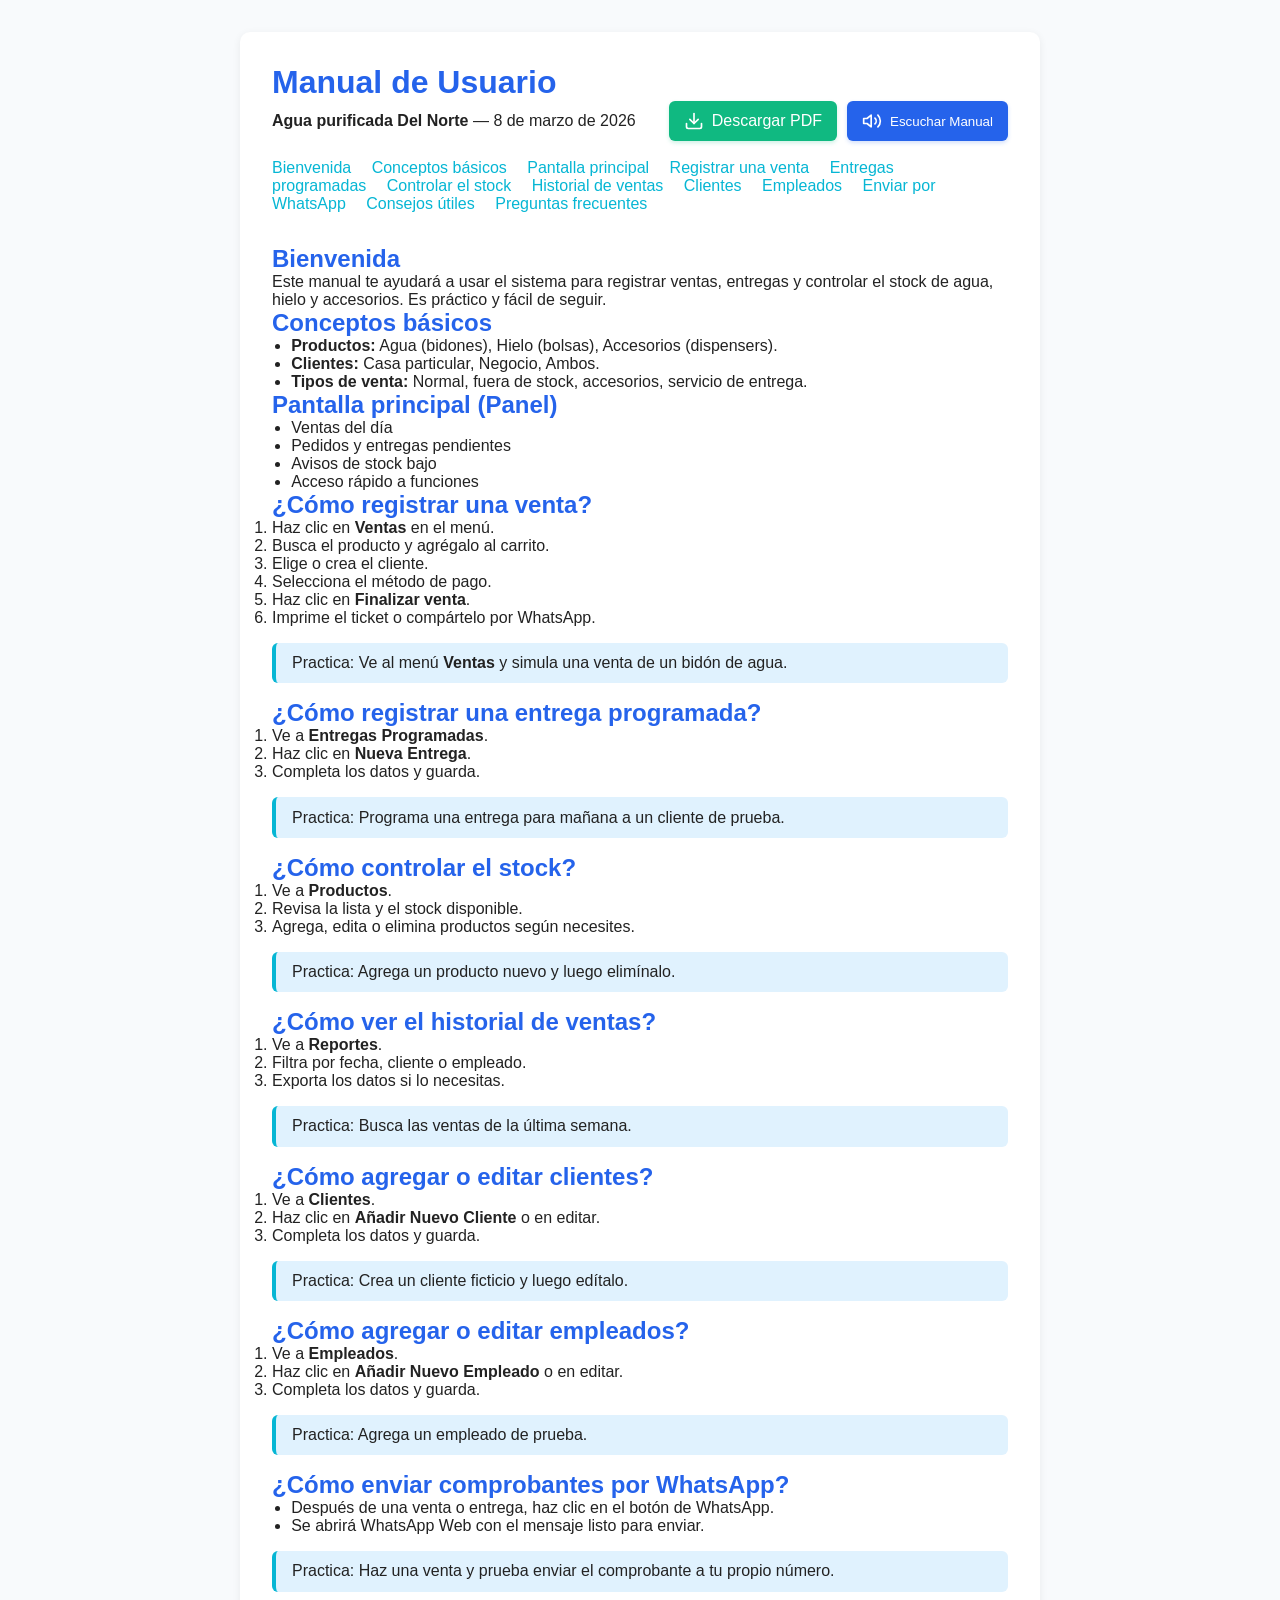
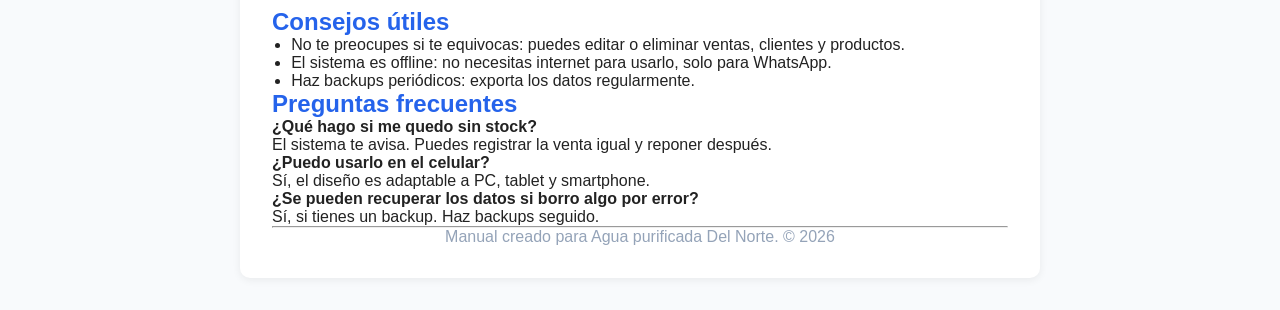
<file: MANUAL_USUARIO.html>
<!DOCTYPE html>
<html lang="es">

<head>
    <meta charset="UTF-8">
    <meta name="viewport" content="width=device-width, initial-scale=1.0">
    <title>Manual de Usuario - Agua purificada Del Norte</title>
    <link rel="stylesheet" href="style.css">
    <style>
        body {
            background: #f8fafc;
            color: #222;
            font-family: 'Outfit', sans-serif;
            margin: 0;
            padding: 0;
        }

        .manual-container {
            max-width: 800px;
            margin: 2rem auto;
            background: #fff;
            border-radius: 10px;
            box-shadow: 0 2px 8px #0001;
            padding: 2rem;
        }

        h1,
        h2,
        h3 {
            color: #2563eb;
        }

        nav {
            margin-bottom: 2rem;
        }

        nav a {
            margin-right: 1rem;
            color: #06b6d4;
            text-decoration: none;
            font-weight: 500;
        }

        nav a:hover {
            text-decoration: underline;
        }

        .tip {
            background: #e0f2fe;
            border-left: 4px solid #06b6d4;
            padding: 0.7em 1em;
            margin: 1em 0;
            border-radius: 6px;
        }

        ul {
            margin-left: 1.2em;
        }

        @media (max-width: 600px) {
            .manual-container {
                padding: 1rem;
            }
        }
    </style>
</head>

<body>
    <div class="manual-container">
        <h1>Manual de Usuario</h1>
        <div style="display: flex; justify-content: space-between; align-items: center; flex-wrap: wrap; gap: 10px;">
            <p style="margin: 0;"><strong>Agua purificada Del Norte</strong> &mdash; 8 de marzo de 2026</p>
            <div style="display: flex; gap: 10px; align-items: center; flex-wrap: wrap;">
                <a href="Manual de Usuario.pdf" download="Manual de Usuario.pdf" title="Descargar Manual en PDF"
                    style="background: #10b981; color: white; text-decoration: none; border: none; padding: 10px 15px; border-radius: 6px; font-family: 'Outfit', sans-serif; font-weight: 500; display: flex; align-items: center; gap: 8px; box-shadow: 0 2px 4px rgba(16,185,129,0.2); cursor: pointer;">
                    <svg xmlns="http://www.w3.org/2000/svg" width="20" height="20" viewBox="0 0 24 24" fill="none"
                        stroke="currentColor" stroke-width="2" stroke-linecap="round" stroke-linejoin="round">
                        <path d="M21 15v4a2 2 0 0 1-2 2H5a2 2 0 0 1-2-2v-4"></path>
                        <polyline points="7 10 12 15 17 10"></polyline>
                        <line x1="12" y1="15" x2="12" y2="3"></line>
                    </svg>
                    <span>Descargar PDF</span>
                </a>
                <button id="read-btn"
                    style="background: #2563eb; color: white; border: none; padding: 10px 15px; border-radius: 6px; cursor: pointer; font-family: 'Outfit', sans-serif; font-weight: 500; display: flex; align-items: center; gap: 8px; box-shadow: 0 2px 4px rgba(37,99,235,0.2);">
                    <svg xmlns="http://www.w3.org/2000/svg" width="20" height="20" viewBox="0 0 24 24" fill="none"
                        stroke="currentColor" stroke-width="2" stroke-linecap="round" stroke-linejoin="round">
                        <polygon points="11 5 6 9 2 9 2 15 6 15 11 19 11 5"></polygon>
                        <path d="M15.54 8.46a5 5 0 0 1 0 7.07"></path>
                        <path d="M19.07 4.93a10 10 0 0 1 0 14.14"></path>
                    </svg>
                    <span id="read-text">Escuchar Manual</span>
                </button>
            </div>
        </div>
        <br>
        <nav>
            <a href="#bienvenida">Bienvenida</a>
            <a href="#conceptos">Conceptos básicos</a>
            <a href="#panel">Pantalla principal</a>
            <a href="#ventas">Registrar una venta</a>
            <a href="#entregas">Entregas programadas</a>
            <a href="#stock">Controlar el stock</a>
            <a href="#historial">Historial de ventas</a>
            <a href="#clientes">Clientes</a>
            <a href="#empleados">Empleados</a>
            <a href="#whatsapp">Enviar por WhatsApp</a>
            <a href="#consejos">Consejos útiles</a>
            <a href="#faq">Preguntas frecuentes</a>
        </nav>

        <h2 id="bienvenida">Bienvenida</h2>
        <p>Este manual te ayudará a usar el sistema para registrar ventas, entregas y controlar el stock de agua, hielo
            y accesorios. Es práctico y fácil de seguir.</p>

        <h2 id="conceptos">Conceptos básicos</h2>
        <ul>
            <li><b>Productos:</b> Agua (bidones), Hielo (bolsas), Accesorios (dispensers).</li>
            <li><b>Clientes:</b> Casa particular, Negocio, Ambos.</li>
            <li><b>Tipos de venta:</b> Normal, fuera de stock, accesorios, servicio de entrega.</li>
        </ul>

        <h2 id="panel">Pantalla principal (Panel)</h2>
        <ul>
            <li>Ventas del día</li>
            <li>Pedidos y entregas pendientes</li>
            <li>Avisos de stock bajo</li>
            <li>Acceso rápido a funciones</li>
        </ul>

        <h2 id="ventas">¿Cómo registrar una venta?</h2>
        <ol>
            <li>Haz clic en <b>Ventas</b> en el menú.</li>
            <li>Busca el producto y agrégalo al carrito.</li>
            <li>Elige o crea el cliente.</li>
            <li>Selecciona el método de pago.</li>
            <li>Haz clic en <b>Finalizar venta</b>.</li>
            <li>Imprime el ticket o compártelo por WhatsApp.</li>
        </ol>
        <div class="tip">Practica: Ve al menú <b>Ventas</b> y simula una venta de un bidón de agua.</div>

        <h2 id="entregas">¿Cómo registrar una entrega programada?</h2>
        <ol>
            <li>Ve a <b>Entregas Programadas</b>.</li>
            <li>Haz clic en <b>Nueva Entrega</b>.</li>
            <li>Completa los datos y guarda.</li>
        </ol>
        <div class="tip">Practica: Programa una entrega para mañana a un cliente de prueba.</div>

        <h2 id="stock">¿Cómo controlar el stock?</h2>
        <ol>
            <li>Ve a <b>Productos</b>.</li>
            <li>Revisa la lista y el stock disponible.</li>
            <li>Agrega, edita o elimina productos según necesites.</li>
        </ol>
        <div class="tip">Practica: Agrega un producto nuevo y luego elimínalo.</div>

        <h2 id="historial">¿Cómo ver el historial de ventas?</h2>
        <ol>
            <li>Ve a <b>Reportes</b>.</li>
            <li>Filtra por fecha, cliente o empleado.</li>
            <li>Exporta los datos si lo necesitas.</li>
        </ol>
        <div class="tip">Practica: Busca las ventas de la última semana.</div>

        <h2 id="clientes">¿Cómo agregar o editar clientes?</h2>
        <ol>
            <li>Ve a <b>Clientes</b>.</li>
            <li>Haz clic en <b>Añadir Nuevo Cliente</b> o en editar.</li>
            <li>Completa los datos y guarda.</li>
        </ol>
        <div class="tip">Practica: Crea un cliente ficticio y luego edítalo.</div>

        <h2 id="empleados">¿Cómo agregar o editar empleados?</h2>
        <ol>
            <li>Ve a <b>Empleados</b>.</li>
            <li>Haz clic en <b>Añadir Nuevo Empleado</b> o en editar.</li>
            <li>Completa los datos y guarda.</li>
        </ol>
        <div class="tip">Practica: Agrega un empleado de prueba.</div>

        <h2 id="whatsapp">¿Cómo enviar comprobantes por WhatsApp?</h2>
        <ul>
            <li>Después de una venta o entrega, haz clic en el botón de WhatsApp.</li>
            <li>Se abrirá WhatsApp Web con el mensaje listo para enviar.</li>
        </ul>
        <div class="tip">Practica: Haz una venta y prueba enviar el comprobante a tu propio número.</div>

        <h2 id="consejos">Consejos útiles</h2>
        <ul>
            <li>No te preocupes si te equivocas: puedes editar o eliminar ventas, clientes y productos.</li>
            <li>El sistema es offline: no necesitas internet para usarlo, solo para WhatsApp.</li>
            <li>Haz backups periódicos: exporta los datos regularmente.</li>
        </ul>

        <h2 id="faq">Preguntas frecuentes</h2>
        <b>¿Qué hago si me quedo sin stock?</b>
        <div>El sistema te avisa. Puedes registrar la venta igual y reponer después.</div>
        <b>¿Puedo usarlo en el celular?</b>
        <div>Sí, el diseño es adaptable a PC, tablet y smartphone.</div>
        <b>¿Se pueden recuperar los datos si borro algo por error?</b>
        <div>Sí, si tienes un backup. Haz backups seguido.</div>

        <hr>
        <p style="text-align:center; color:#94a3b8;">Manual creado para Agua purificada Del Norte. &copy; 2026</p>
    </div>

    <script>
        document.addEventListener('DOMContentLoaded', () => {
            const btn = document.getElementById('read-btn');
            const textSpan = document.getElementById('read-text');
            let isPlaying = false;
            let utterance = null;

            // The text to be read aloud (compiled from the manual)
            const manualText = `Manual de Usuario. Bienvenido al sistema de gestión de Agua purificada Del Norte. Este manual te ayudará a entender cómo usar el programa para registrar ventas, entregas y controlar el stock de agua, hielo y accesorios. Está pensado para que cualquier persona, aunque no tenga experiencia técnica, pueda trabajar tranquila y sin confundirse. Primero, ¿qué puedes hacer con este sistema? Puedes registrar ventas de agua, hielo y accesorios. Llevar el control de entregas a domicilio o a negocios. Gestionar el stock, para saber exactamente cuántos productos quedan. Ver y buscar el historial de ventas. Administrar clientes y empleados. Y generar comprobantes para enviar información por WhatsApp. Algunos conceptos básicos que debes conocer: En los tipos de productos manejamos Agua, como bidones de doce y veinte litros. Hielo, en bolsas de dos, cinco, diez kilos y bolsón. Y Accesorios, como dispensers. En los tipos de clientes tenemos Casa particular, que generalmente compra agua; Negocio, que generalmente compra hielo; y Ambos, que pueden comprar de todo. En cuanto a los tipos de ventas: La Venta normal es cuando se vende lo que hay en stock. La Venta fuera de stock se utiliza para registrar un pedido especial si no hay disponibilidad. También tenemos Venta de accesorios y Servicio de entrega, donde se cobra el envío si corresponde. Conozcamos la Pantalla principal o Panel. Aquí verás las ventas del día, los pedidos y entregas pendientes, los avisos de stock bajo, y tendrás acceso rápido a las funciones principales. ¿Cómo registrar una venta? Haz clic en Ventas en el menú lateral. Busca el producto, como agua o hielo, y haz clic para agregarlo al carrito. Elige el cliente, o crea uno nuevo si no existe. Selecciona el método de pago, ya sea efectivo, tarjeta, transferencia o a cuenta. Haz clic en Finalizar venta. Finalmente, puedes imprimir el ticket, compartirlo por WhatsApp o simplemente cerrar. ¡Listo! El stock se descontará automáticamente. ¿Cómo controlar el stock? Ve a la sección Productos. Allí verás la lista de artículos, su precio y el stock disponible. Desde ese lugar puedes agregar, editar o eliminar productos. Un dato importante: Si el stock es bajo, el sistema te avisará con una alarma visual. ¿Cómo agregar o editar clientes y empleados? El proceso es muy similar. Ve a la sección Clientes o Empleados desde el menú. Haz clic en el botón Añadir Nuevo o presiona el botón de editar correspondiente. Completa los datos necesarios en el formulario y dale a guardar. ¿Cómo enviar comprobantes por WhatsApp? Muy sencillo. Después de una venta o entrega, haz clic en el botón de WhatsApp. El sistema abrirá WhatsApp Web con un mensaje ya escrito y listo para enviar al cliente. Para terminar, algunos consejos útiles: No te preocupes si te equivocas al principio, ya que siempre puedes editar o eliminar ventas, clientes y productos. El sistema es completamente offline: no necesitas internet para usarlo, solo para WhatsApp. Haz copias de seguridad de forma periódica usando la opción exportar datos. Si tienes dudas durante el día, consulta este manual escrito o pide ayuda a tu supervisor. ¡Muchos éxitos en tu día de trabajo en Agua purificada Del Norte!`;

            // Stop speaking if the user navigates away or closes the page
            window.addEventListener('beforeunload', () => {
                window.speechSynthesis.cancel();
            });

            btn.addEventListener('click', () => {
                if (!isPlaying) {
                    // Start playing
                    window.speechSynthesis.cancel(); // Clear any ongoing speech
                    utterance = new SpeechSynthesisUtterance(manualText);

                    // Try to find a Spanish female voice or default Spanish voice
                    const voices = window.speechSynthesis.getVoices();
                    const spanishVoice = voices.find(v => v.lang.startsWith('es') && (v.name.includes('Mujer') || v.name.includes('Female') || v.name.includes('Monica') || v.name.includes('Lucia') || v.name.includes('Conchita') || v.name.includes('Ximena'))) || voices.find(v => v.lang.startsWith('es'));

                    if (spanishVoice) {
                        utterance.voice = spanishVoice;
                    }
                    utterance.lang = 'es-ES';
                    utterance.rate = 1.0;
                    utterance.pitch = 1.1;

                    utterance.onend = () => {
                        isPlaying = false;
                        textSpan.textContent = "Escuchar Manual";
                        btn.style.background = "#2563eb"; // Blue
                        btn.innerHTML = `<svg xmlns="http://www.w3.org/2000/svg" width="20" height="20" viewBox="0 0 24 24" fill="none" stroke="currentColor" stroke-width="2" stroke-linecap="round" stroke-linejoin="round"><polygon points="11 5 6 9 2 9 2 15 6 15 11 19 11 5"></polygon><path d="M15.54 8.46a5 5 0 0 1 0 7.07"></path><path d="M19.07 4.93a10 10 0 0 1 0 14.14"></path></svg><span id="read-text">Escuchar Manual</span>`;
                    };

                    window.speechSynthesis.speak(utterance);
                    isPlaying = true;
                    btn.style.background = "#ef4444"; // Red for stop
                    btn.innerHTML = `<svg xmlns="http://www.w3.org/2000/svg" width="20" height="20" viewBox="0 0 24 24" fill="none" stroke="currentColor" stroke-width="2" stroke-linecap="round" stroke-linejoin="round"><rect x="6" y="4" width="4" height="16"></rect><rect x="14" y="4" width="4" height="16"></rect></svg><span id="read-text">Detener Audición</span>`;
                } else {
                    // Stop playing
                    window.speechSynthesis.cancel();
                    isPlaying = false;
                    btn.style.background = "#2563eb"; // Blue
                    btn.innerHTML = `<svg xmlns="http://www.w3.org/2000/svg" width="20" height="20" viewBox="0 0 24 24" fill="none" stroke="currentColor" stroke-width="2" stroke-linecap="round" stroke-linejoin="round"><polygon points="11 5 6 9 2 9 2 15 6 15 11 19 11 5"></polygon><path d="M15.54 8.46a5 5 0 0 1 0 7.07"></path><path d="M19.07 4.93a10 10 0 0 1 0 14.14"></path></svg><span id="read-text">Escuchar Manual</span>`;
                }
            });

            // Workaround for some browsers not loading voices immediately
            if (speechSynthesis.onvoiceschanged !== undefined) {
                speechSynthesis.onvoiceschanged = () => window.speechSynthesis.getVoices();
            }
        });
    </script>
</body>

</html>
</file>
<file: style.css>
:root {
    --bg-body: #0f172a;
    --bg-surface: #1e293b;
    --bg-glass: rgba(30, 41, 59, 0.7);
    --border-glass: rgba(255, 255, 255, 0.1);

    --primary: #3b82f6;
    --primary-hover: #2563eb;
    --secondary: #64748b;
    --accent: #06b6d4;

    --text-main: #f8fafc;
    --text-muted: #94a3b8;

    --success: #10b981;
    --warning: #f59e0b;
    --danger: #ef4444;

    /* Custom Input Widths */
    .half-width {
        width: 48%;
    }

    .row-inputs {
        display: flex;
        justify-content: space-between;
        margin-top: 5px;
        margin-bottom: 5px;
    }

    --sidebar-width: 260px;
    --header-height: 80px;

    --shadow-sm: 0 4px 6px -1px rgba(0, 0, 0, 0.1),
    0 2px 4px -1px rgba(0, 0, 0, 0.06);
    --shadow-lg: 0 10px 15px -3px rgba(0, 0, 0, 0.1),
    0 4px 6px -2px rgba(0, 0, 0, 0.05);
}

* {
    margin: 0;
    padding: 0;
    box-sizing: border-box;
    font-family: 'Outfit', sans-serif;
}

body {
    background-color: var(--bg-body);
    background-image:
        radial-gradient(at 0% 0%, rgba(59, 130, 246, 0.15) 0px, transparent 50%),
        radial-gradient(at 100% 0%, rgba(6, 182, 212, 0.15) 0px, transparent 50%);
    background-attachment: fixed;
    color: var(--text-main);
    min-height: 100vh;
}

/* Layout */
.app-container {
    display: flex;
    min-height: 100vh;
}

/* Sidebar */
.sidebar {
    width: var(--sidebar-width);
    background: var(--bg-glass);
    backdrop-filter: blur(12px);
    -webkit-backdrop-filter: blur(12px);
    border-right: 1px solid var(--border-glass);
    display: flex;
    flex-direction: column;
    padding: 2rem;
    position: fixed;
    height: 100vh;
    z-index: 100;
    overflow: hidden;
}

.logo {
    display: flex;
    align-items: center;
    gap: 12px;
    font-size: 1.5rem;
    font-weight: 700;
    color: var(--text-main);
    margin-bottom: 3rem;
    letter-spacing: 0.5px;
}

.logo img {
    flex-shrink: 0;
    filter: drop-shadow(0 0 8px rgba(59, 130, 246, 0.3));
    transition: transform 0.3s ease;
}

.logo img:hover {
    transform: scale(1.05);
}

.nav-links {
    list-style: none;
    flex: 1;
    display: flex;
    flex-direction: column;
    gap: 0.5rem;
    min-height: 0;
    overflow-y: auto;
    padding-right: 6px;
}

.nav-links li a {
    display: flex;
    align-items: center;
    gap: 12px;
    padding: 14px 16px;
    border-radius: 12px;
    color: var(--text-muted);
    text-decoration: none;
    font-weight: 500;
    transition: all 0.3s ease;
}

.nav-links li.active a,
.nav-links li a:hover {
    background: rgba(59, 130, 246, 0.1);
    color: var(--primary);
}

.nav-links li.active a i {
    color: var(--primary);
}

.user-profile {
    display: flex;
    align-items: center;
    gap: 12px;
    padding-top: 1.5rem;
    border-top: 1px solid var(--border-glass);
    margin-top: auto;
}

.user-profile img {
    width: 40px;
    height: 40px;
    border-radius: 50%;
    border: 2px solid var(--primary);
}

.user-info h4 {
    font-size: 0.9rem;
    font-weight: 600;
}

.user-info p {
    font-size: 0.75rem;
    color: var(--text-muted);
}

#logout-btn {
    margin-left: auto;
    cursor: pointer;
    color: var(--text-muted);
    transition: 0.2s;
}

#logout-btn:hover {
    color: var(--danger);
}

/* Main Content */
.main-content {
    flex: 1;
    margin-left: var(--sidebar-width);
    padding: 2rem 3rem;
}

/* Header */
header {
    display: flex;
    justify-content: space-between;
    align-items: center;
    margin-bottom: 2.5rem;
    gap: 2rem;
}

.header-title h1 {
    font-size: 1.8rem;
    font-weight: 600;
    margin-bottom: 0.25rem;
}

.header-title p {
    color: var(--text-muted);
    font-size: 0.95rem;
}

.search-box {
    background: var(--bg-surface);
    border: 1px solid var(--border-glass);
    padding: 10px 18px;
    border-radius: 14px;
    display: flex;
    align-items: center;
    gap: 10px;
    width: 400px;
    transition: 0.3s border-color;
}

.search-box:focus-within {
    border-color: var(--primary);
    box-shadow: 0 0 0 2px rgba(59, 130, 246, 0.2);
}

.search-box i {
    color: var(--text-muted);
    font-size: 1.2rem;
}

.search-box input {
    background: transparent;
    border: none;
    outline: none;
    color: var(--text-main);
    width: 100%;
    font-size: 0.95rem;
}

.header-actions {
    display: flex;
    gap: 1rem;
}

.icon-btn {
    width: 44px;
    height: 44px;
    border-radius: 12px;
    border: 1px solid var(--border-glass);
    background: var(--bg-surface);
    color: var(--text-main);
    display: flex;
    align-items: center;
    justify-content: center;
    font-size: 1.25rem;
    cursor: pointer;
    position: relative;
    transition: 0.3s;
}

.icon-btn:hover {
    background: rgba(255, 255, 255, 0.05);
}

.badge {
    position: absolute;
    top: -5px;
    right: -5px;
    background: var(--danger);
    color: white;
    font-size: 0.65rem;
    padding: 2px 6px;
    border-radius: 10px;
    font-weight: 700;
    border: 2px solid var(--bg-body);
}

.primary-btn {
    background: linear-gradient(135deg, var(--primary) 0%, #2563eb 100%);
    color: white;
    border: none;
    padding: 0 24px;
    border-radius: 12px;
    font-weight: 600;
    cursor: pointer;
    display: flex;
    align-items: center;
    gap: 8px;
    transition: 0.3s;
    box-shadow: 0 4px 12px rgba(37, 99, 235, 0.3);
}

.primary-btn:hover {
    transform: translateY(-2px);
    box-shadow: 0 6px 16px rgba(37, 99, 235, 0.4);
}

.secondary-btn {
    background: transparent;
    border: 1px solid var(--border-glass);
    color: var(--text-main);
    padding: 12px 24px;
    border-radius: 12px;
    font-weight: 500;
    cursor: pointer;
    transition: 0.3s;
}

.secondary-btn:hover {
    background: rgba(255, 255, 255, 0.05);
}

.full-width {
    width: 100%;
}

/* Hero Banner Styles */
/* Banner principal actualizado */
.hero-banner {
    width: 100%;
    height: 240px;
    border-radius: 20px;
    margin-bottom: 2.5rem;
    position: relative;
    overflow: hidden;
    background-image: url('banner de aguas.jpg');
    background-size: cover;
    background-position: center;
    box-shadow: 0 20px 25px -5px rgba(0, 0, 0, 0.1), 0 10px 10px -5px rgba(0, 0, 0, 0.04);
}

.hero-overlay {
    position: absolute;
    bottom: 0;
    left: 0;
    width: 100%;
    height: 100%;
    background: linear-gradient(180deg, rgba(15, 23, 42, 0) 0%, rgba(15, 23, 42, 0.8) 100%);
    display: flex;
    align-items: flex-end;
    padding: 2rem;
    transition: 0.3s;
}

.hero-banner:hover .hero-overlay {
    background: linear-gradient(180deg, rgba(15, 23, 42, 0) 0%, rgba(15, 23, 42, 0.95) 100%);
}

.banner-text {
    transform: translateY(0);
    transition: 0.3s transform;
}

.hero-banner:hover .banner-text {
    transform: translateY(-5px);
}

.banner-text h2 {
    font-size: 2rem;
    font-weight: 700;
    margin-bottom: 0.5rem;
    color: white;
    text-shadow: 0 2px 4px rgba(0, 0, 0, 0.5);
}

.banner-text p {
    font-size: 1.1rem;
    color: rgba(255, 255, 255, 0.9);
    text-shadow: 0 1px 2px rgba(0, 0, 0, 0.5);
}

/* Stats Grid */
.stats-grid {
    display: grid;
    grid-template-columns: repeat(auto-fit, minmax(240px, 1fr));
    gap: 1.5rem;
    margin-bottom: 2.5rem;
}

.stat-card {
    background: var(--bg-glass);
    border: 1px solid var(--border-glass);
    padding: 1.5rem;
    border-radius: 16px;
    display: flex;
    gap: 1.5rem;
    align-items: center;
    transition: 0.3s;
}

.stat-card:hover {
    transform: translateY(-4px);
    border-color: rgba(59, 130, 246, 0.3);
}

.stat-icon {
    width: 56px;
    height: 56px;
    border-radius: 14px;
    display: flex;
    align-items: center;
    justify-content: center;
    font-size: 1.75rem;
}

.stat-icon.revenue {
    background: rgba(16, 185, 129, 0.15);
    color: var(--success);
}

.stat-icon.orders {
    background: rgba(59, 130, 246, 0.15);
    color: var(--primary);
}

.stat-icon.products {
    background: rgba(245, 158, 11, 0.15);
    color: var(--warning);
}

.stat-icon.customers {
    background: rgba(236, 72, 153, 0.15);
    color: #ec4899;
}

.stat-details h3 {
    font-size: 0.9rem;
    color: var(--text-muted);
    font-weight: 500;
    margin-bottom: 4px;
}

.stat-details h2 {
    font-size: 1.5rem;
    font-weight: 700;
    margin-bottom: 4px;
}

.trend {
    font-size: 0.8rem;
    display: flex;
    align-items: center;
    gap: 4px;
    font-weight: 500;
}

.trend.up {
    color: var(--success);
}

.trend.down {
    color: var(--danger);
}

/* Content Grid */
.content-grid {
    display: grid;
    grid-template-columns: 2fr 1fr;
    gap: 1.5rem;
}

.card {
    background: var(--bg-glass);
    border: 1px solid var(--border-glass);
    border-radius: 16px;
    padding: 1.5rem;
}

.card-header {
    display: flex;
    justify-content: space-between;
    align-items: center;
    margin-bottom: 1.5rem;
}

.card-header h3 {
    font-size: 1.1rem;
    font-weight: 600;
}

.view-all {
    color: var(--primary);
    text-decoration: none;
    font-size: 0.9rem;
    font-weight: 500;
}

/* Table */
table {
    width: 100%;
    border-collapse: collapse;
}

th {
    text-align: left;
    color: var(--text-muted);
    font-size: 0.85rem;
    font-weight: 500;
    padding-bottom: 1rem;
    border-bottom: 1px solid var(--border-glass);
}

td {
    padding: 1rem 0;
    font-size: 0.95rem;
    border-bottom: 1px solid rgba(255, 255, 255, 0.03);
}

tr:last-child td {
    border-bottom: none;
}

.status {
    padding: 4px 10px;
    border-radius: 20px;
    font-size: 0.75rem;
    font-weight: 600;
}

.status.completed {
    background: rgba(16, 185, 129, 0.15);
    color: var(--success);
}

.status.pending {
    background: rgba(245, 158, 11, 0.15);
    color: var(--warning);
}

/* Product List */
.product-list {
    display: flex;
    flex-direction: column;
    gap: 1.25rem;
    margin-bottom: 1.5rem;
}

.product-item {
    display: flex;
    align-items: center;
    gap: 1rem;
}

.product-img {
    width: 48px;
    height: 48px;
    border-radius: 12px;
    display: flex;
    align-items: center;
    justify-content: center;
    font-size: 1.25rem;
    color: white;
}

.product-info {
    flex: 1;
}

.product-info h4 {
    font-size: 0.95rem;
    margin-bottom: 2px;
}

.product-info small {
    color: var(--text-muted);
    font-size: 0.8rem;
}

.product-sales {
    text-align: right;
    font-size: 0.9rem;
    color: var(--text-muted);
}

.product-sales strong {
    color: var(--text-main);
}

/* Responsive */
@media (max-width: 1024px) {
    .content-grid {
        grid-template-columns: 1fr;
    }
}

/* Modal Styles */
.modal {
    display: none;
    position: fixed;
    top: 0;
    left: 0;
    width: 100%;
    height: 100%;
    background: rgba(0, 0, 0, 0.7);
    backdrop-filter: blur(5px);
    z-index: 1000;
    align-items: center;
    justify-content: center;
    overflow-y: auto;
    padding: 20px;
}

.modal-content {
    background: var(--bg-surface);
    width: 95%;
    max-width: 700px;
    border-radius: 20px;
    border: 1px solid var(--border-glass);
    padding: 1.5rem;
    position: relative;
    box-shadow: var(--shadow-lg);
    animation: modalFadeIn 0.3s ease-out;
    margin: auto;
}

@keyframes modalFadeIn {
    from {
        opacity: 0;
        transform: translateY(-20px);
    }

    to {
        opacity: 1;
        transform: translateY(0);
    }
}

.modal-header {
    display: flex;
    justify-content: space-between;
    align-items: center;
    margin-bottom: 2rem;
}

.modal-header h2 {
    font-size: 1.5rem;
    font-weight: 600;
}

.close-modal {
    font-size: 1.75rem;
    cursor: pointer;
    color: var(--text-muted);
    transition: 0.2s;
}

.close-modal:hover {
    color: var(--text-main);
}

/* Form Styles */
.form-grid {
    display: grid;
    grid-template-columns: repeat(auto-fit, minmax(250px, 1fr));
    gap: 1.5rem;
    margin-bottom: 2rem;
}

.form-group {
    display: flex;
    flex-direction: column;
    gap: 8px;
}

.form-group label {
    font-size: 0.9rem;
    font-weight: 500;
    color: var(--text-muted);
}

.form-group input,
.form-group select {
    background: var(--bg-body);
    border: 1px solid var(--border-glass);
    padding: 12px 16px;
    border-radius: 10px;
    color: var(--text-main);
    outline: none;
    transition: 0.3s;
}

.form-group input:focus,
.form-group select:focus {
    border-color: var(--primary);
}

.modal-footer {
    display: flex;
    justify-content: flex-end;
    gap: 1rem;
    border-top: 1px solid var(--border-glass);
    padding-top: 1.5rem;
}

#daily-report-modal .modal-header {
    flex-wrap: wrap;
    gap: 12px;
}

#daily-report-modal .modal-header>div {
    min-width: 0;
}

#daily-report-modal .modal-footer {
    flex-wrap: wrap;
}

#daily-report-modal .modal-footer button {
    flex: 1 1 180px;
}

/* Inventory Specific */
.table-container {
    overflow-x: auto;
    margin-top: 1rem;
}

.styled-select {
    background: var(--bg-body);
    border: 1px solid var(--border-glass);
    color: var(--text-main);
    padding: 8px 12px;
    border-radius: 8px;
    outline: none;
}

.action-btn {
    width: 32px;
    height: 32px;
    border-radius: 8px;
    border: none;
    cursor: pointer;
    display: inline-flex;
    align-items: center;
    justify-content: center;
    font-size: 1.1rem;
    transition: 0.2s;
    margin: 0 4px;
}

.action-btn.edit {
    background: rgba(59, 130, 246, 0.15);
    color: var(--primary);
}

.action-btn.delete {
    background: rgba(239, 68, 68, 0.15);
    color: var(--danger);
}

.action-btn:hover {
    transform: scale(1.1);
}

.stock-tag {
    padding: 4px 8px;
    border-radius: 6px;
    font-size: 0.8rem;
    font-weight: 600;
}

.stock-tag.in-stock {
    background: rgba(16, 185, 129, 0.1);
    color: var(--success);
}

.stock-tag.low-stock {
    background: rgba(245, 158, 11, 0.1);
    color: var(--warning);
}

.stock-tag.out-stock {
    background: rgba(239, 68, 68, 0.1);
    color: var(--danger);
}

/* Toast styles from main.js are now in CSS for consistency */
.toast-notification {
    position: fixed;
    bottom: 20px;
    right: 20px;
    background: var(--bg-surface);
    color: #fff;
    padding: 12px 24px;
    border-radius: 12px;
    border: 1px solid var(--primary);
    box-shadow: var(--shadow-lg);
    z-index: 2000;
}

/* Daily Report Modal Styles */
.daily-method-item {
    display: flex;
    justify-content: space-between;
    align-items: center;
    background: rgba(255, 255, 255, 0.05);
    padding: 8px 12px;
    border-radius: 10px;
    border: 1px solid var(--border-glass);
}

.main-stat-card {
    padding: 1rem !important;
}

.main-stat-card h2 {
    font-size: 1.8rem !important;
}

.daily-stats-container {
    gap: 1rem !important;
}

.daily-method-item span {
    color: var(--text-muted);
    font-size: 0.95rem;
}

.daily-method-item strong {
    color: var(--text-main);
    font-size: 1.05rem;
}

/* POS / Sale View Styles */
.pos-grid {
    grid-template-columns: 1.5fr 1fr;
    gap: 1.5rem;
    height: calc(100vh - 180px);
}

.pos-products-grid {
    display: grid;
    grid-template-columns: repeat(auto-fill, minmax(180px, 1fr));
    gap: 1.2rem;
    overflow-y: auto;
    padding-right: 5px;
}

.pos-product-card {
    background: var(--bg-body);
    border: 1px solid var(--border-glass);
    border-radius: 12px;
    padding: 1rem;
    text-align: center;
    cursor: pointer;
    transition: 0.3s;
    display: flex;
    flex-direction: column;
    gap: 8px;
}

.pos-product-card:hover {
    border-color: var(--primary);
    transform: translateY(-5px);
    box-shadow: 0 5px 15px rgba(59, 130, 246, 0.2);
}

.pos-product-card i {
    font-size: 2rem;
    color: var(--primary);
    margin-bottom: 0.5rem;
}

.pos-product-card h4 {
    font-size: 0.9rem;
    font-weight: 600;
}

.pos-product-card .price {
    font-size: 1.1rem;
    font-weight: 700;
    color: var(--text-main);
}

.pos-product-card .stock {
    font-size: 0.75rem;
    color: var(--text-muted);
}

/* Cart Summary */
.cart-summary {
    display: flex;
    flex-direction: column;
    height: 100%;
}

.cart-items {
    flex: 1;
    overflow-y: auto;
    margin-bottom: 1.5rem;
    display: flex;
    flex-direction: column;
    gap: 1rem;
    padding-right: 5px;
}

.cart-item {
    display: flex;
    justify-content: space-between;
    align-items: center;
    background: rgba(255, 255, 255, 0.03);
    padding: 10px;
    border-radius: 10px;
}

.cart-item-info h5 {
    font-size: 0.9rem;
    margin-bottom: 2px;
}

.cart-item-info span {
    font-size: 0.8rem;
    color: var(--text-muted);
}

.cart-item-qty {
    display: flex;
    align-items: center;
    gap: 10px;
}

.qty-btn {
    width: 24px;
    height: 24px;
    border-radius: 6px;
    border: 1px solid var(--border-glass);
    background: var(--bg-body);
    color: var(--text-main);
    cursor: pointer;
}

.cart-totals {
    border-top: 1px solid var(--border-glass);
    padding: 1.5rem 0;
    display: flex;
    flex-direction: column;
    gap: 8px;
}

.total-row {
    display: flex;
    justify-content: space-between;
    font-size: 1rem;
    color: var(--text-muted);
}

.total-row.main-total {
    font-size: 1.5rem;
    font-weight: 700;
    color: var(--text-main);
    margin-top: 5px;
}

.payment-methods {
    margin-bottom: 1.5rem;
}

.payment-methods label {
    display: block;
    font-size: 0.85rem;
    color: var(--text-muted);
    margin-bottom: 0.75rem;
}

.method-options {
    display: grid;
    grid-template-columns: repeat(4, 1fr);
    gap: 8px;
}

.method-btn {
    background: var(--bg-body);
    border: 1px solid var(--border-glass);
    color: var(--text-muted);
    padding: 10px 5px;
    border-radius: 8px;
    font-size: 0.75rem;
    cursor: pointer;
    display: flex;
    flex-direction: column;
    align-items: center;
    gap: 5px;
    transition: 0.3s;
}

.method-btn i {
    font-size: 1.2rem;
}

.method-btn.active {
    border-color: var(--primary);
    color: var(--primary);
    background: rgba(59, 130, 246, 0.1);
}

.checkout-btn {
    padding: 15px !important;
    font-size: 1.1rem !important;
}

/* Scrollbar styling */
::-webkit-scrollbar {
    width: 6px;
}

::-webkit-scrollbar-track {
    background: transparent;
}

::-webkit-scrollbar-thumb {
    background: var(--border-glass);
    border-radius: 10px;
}

::-webkit-scrollbar-thumb:hover {
    background: var(--secondary);
}

/* Mobile & Tablet Responsiveness */
.mobile-menu-toggle {
    display: none;
    width: 44px;
    height: 44px;
    background: var(--bg-surface);
    border: 1px solid var(--border-glass);
    border-radius: 12px;
    align-items: center;
    justify-content: center;
    font-size: 1.5rem;
    cursor: pointer;
    color: var(--text-main);
}

@media (max-width: 1024px) {
    .sidebar {
        left: -100%;
        transition: 0.3s ease;
    }

    .sidebar.active {
        left: 0;
    }

    .main-content {
        margin-left: 0;
        padding: 1.5rem;
    }

    .mobile-menu-toggle {
        display: flex;
    }

    header {
        flex-direction: column;
        align-items: flex-start;
        gap: 1.5rem;
    }

    .search-box {
        width: 100%;
    }

    .header-actions {
        width: 100%;
        justify-content: space-between;
    }

    #menu-close {
        display: block !important;
    }

    /* POS adjustments */
    .pos-grid {
        grid-template-columns: 1fr;
        height: auto;
    }

    .cart-summary {
        height: auto;
        margin-top: 1rem;
    }

    .method-options {
        grid-template-columns: repeat(2, 1fr);
    }
}

@media (max-width: 768px) {
    .stats-grid {
        grid-template-columns: 1fr;
    }

    .modal-content {
        padding: 1.5rem;
    }

    .form-grid {
        grid-template-columns: 1fr;
    }

    .stat-card {
        padding: 1rem;
    }

    .header-title h1 {
        font-size: 1.5rem;
    }

    /* Table horizontal scroll hint */
    .table-container {
        border-radius: 12px;
        box-shadow: inset -10px 0 10px -10px rgba(0, 0, 0, 0.5);
    }
}

/* Fix for sidebar overlay when active */
.sidebar.active+.main-content #sidebar-overlay {
    display: block !important;
}

/* --- Ticket Print Styles --- */
@media print {
    body>*:not(#ticket-print-area) {
        display: none !important;
    }

    #ticket-print-area {
        display: block !important;
        position: absolute;
        left: 0;
        top: 0;
        width: 80mm;
        padding: 5mm;
        color: #000 !important;
        background: #fff !important;
        font-family: 'Courier New', Courier, monospace;
        font-size: 13px;
        line-height: 1.3;
    }
}

/* --- Repairs Styles --- */
.repairs-list {
    display: grid;
    gap: 1rem;
}

.repair-item {
    background: var(--bg-surface);
    padding: 1.5rem;
    border-radius: 12px;
    border: 1px solid var(--border-glass);
    cursor: pointer;
    transition: all 0.3s ease;
    display: flex;
    justify-content: space-between;
    align-items: center;
}

.repair-item:hover {
    border-color: var(--primary);
    transform: translateY(-2px);
    box-shadow: 0 10px 20px rgba(0, 0, 0, 0.3);
}

.repair-info h3 {
    margin-bottom: 0.25rem;
    font-size: 1.1rem;
}

.repair-info p {
    color: var(--text-muted);
    font-size: 0.9rem;
}

.status-badge {
    padding: 0.5rem 1rem;
    border-radius: 20px;
    font-size: 0.8rem;
    font-weight: 600;
    text-transform: uppercase;
}

.status-badge.pending {
    background: rgba(245, 158, 11, 0.2);
    color: #f59e0b;
}

.status-badge.working {
    background: rgba(59, 130, 246, 0.2);
    color: #3b82f6;
}

.status-badge.waiting_parts {
    background: rgba(168, 85, 247, 0.2);
    color: #a855f7;
}

.status-badge.ready {
    background: rgba(16, 185, 129, 0.2);
    color: #10b981;
}

.status-badge.delivered {
    background: rgba(100, 116, 139, 0.2);
    color: #64748b;
}

.detail-header {
    display: flex;
    justify-content: space-between;
    align-items: center;
    margin-bottom: 1rem;
}

.detail-header h2 {
    font-size: 1.8rem;
}

.link-box {
    display: flex;
    gap: 10px;
    margin-bottom: 1rem;
}

.share-section {
    margin-top: 1.5rem;
}

.status-buttons {
    display: grid;
    grid-template-columns: repeat(2, 1fr);
    gap: 10px;
    margin-bottom: 1.5rem;
}

.status-btn {
    padding: 12px;
    background: var(--bg-surface);
    border: 1px solid var(--border-glass);
    color: var(--text-main);
    border-radius: 8px;
    cursor: pointer;
    font-weight: 500;
    transition: all 0.3s ease;
}

.status-btn:hover {
    background: var(--primary);
    border-color: var(--primary);
    color: white;
}

/* Repair Items */
.repairs-list {
    display: grid;
    gap: 1rem;
}

.repair-item {
    background: var(--bg-surface);
    border: 1px solid var(--border-glass);
    padding: 1.5rem;
    border-radius: 12px;
    display: flex;
    justify-content: space-between;
    align-items: center;
    cursor: pointer;
    transition: all 0.3s ease;
}

.repair-item:hover {
    background: rgba(59, 130, 246, 0.05);
    border-color: var(--primary);
    transform: translateY(-2px);
    box-shadow: 0 8px 16px rgba(59, 130, 246, 0.1);
}

.repair-info h3 {
    color: var(--text-main);
    margin-bottom: 0.25rem;
    font-size: 1rem;
}

.repair-info p {
    color: var(--text-muted);
    font-size: 0.9rem;
}

.status-badge {
    padding: 0.35rem 1rem;
    border-radius: 20px;
    font-size: 0.75rem;
    font-weight: 600;
    white-space: nowrap;
}

.status-badge.pending {
    background: rgba(234, 179, 8, 0.15);
    color: #fbbf24;
}

.status-badge.working {
    background: rgba(59, 130, 246, 0.15);
    color: #60a5fa;
}

.status-badge.waiting_parts {
    background: rgba(249, 115, 22, 0.15);
    color: #fb923c;
}

.status-badge.ready {
    background: rgba(16, 185, 129, 0.15);
    color: #6ee7b7;
}

.status-badge.delivered {
    background: rgba(148, 163, 184, 0.15);
    color: #cbd5e1;
}

.detail-header {
    display: flex;
    justify-content: space-between;
    align-items: center;
    margin-bottom: 1rem;
    padding-bottom: 1rem;
    border-bottom: 1px solid var(--border-glass);
}

.detail-header h2 {
    color: var(--text-main);
    font-size: 1.5rem;
}

.detail-card {
    background: var(--bg-surface);
    border: 1px solid var(--border-glass);
    border-radius: 12px;
    padding: 2rem;
}

.text-muted {
    color: var(--text-muted);
    font-size: 0.95rem;
}

#ticket-print-area {
    display: none;
}

/* Sidebar Submenu */
.nav-links li {
    display: flex;
    flex-direction: column;
}

.nav-links li.has-submenu>a {
    justify-content: space-between;
}

.nav-links li.has-submenu .link-content {
    display: flex;
    align-items: center;
    gap: 12px;
}

.nav-links li.has-submenu .bx-chevron-down {
    transition: transform 0.3s ease;
}

.nav-links li.has-submenu.open .bx-chevron-down {
    transform: rotate(180deg);
}

.dropdown-menu {
    display: none;
    list-style: none;
    flex-direction: column;
    gap: 0.25rem;
    padding-left: 1rem;
    padding-bottom: 0.5rem;
    width: 100%;
}

.nav-links li.open .dropdown-menu {
    display: flex;
    animation: slideDown 0.3s ease-out;
}

@keyframes slideDown {
    from {
        opacity: 0;
        transform: translateY(-5px);
    }

    to {
        opacity: 1;
        transform: translateY(0);
    }
}

.dropdown-menu li a {
    font-size: 0.85rem;
    padding: 8px 14px;
    color: var(--text-muted);
    border-radius: 8px;
    background: transparent;
    display: flex;
    align-items: center;
    gap: 10px;
    margin-top: 2px;
}

.dropdown-menu li a:hover,
.dropdown-menu li.active a {
    color: var(--primary);
    background: rgba(59, 130, 246, 0.05);
}

.dropdown-menu li.active a {
    font-weight: 600;
}
</file>
